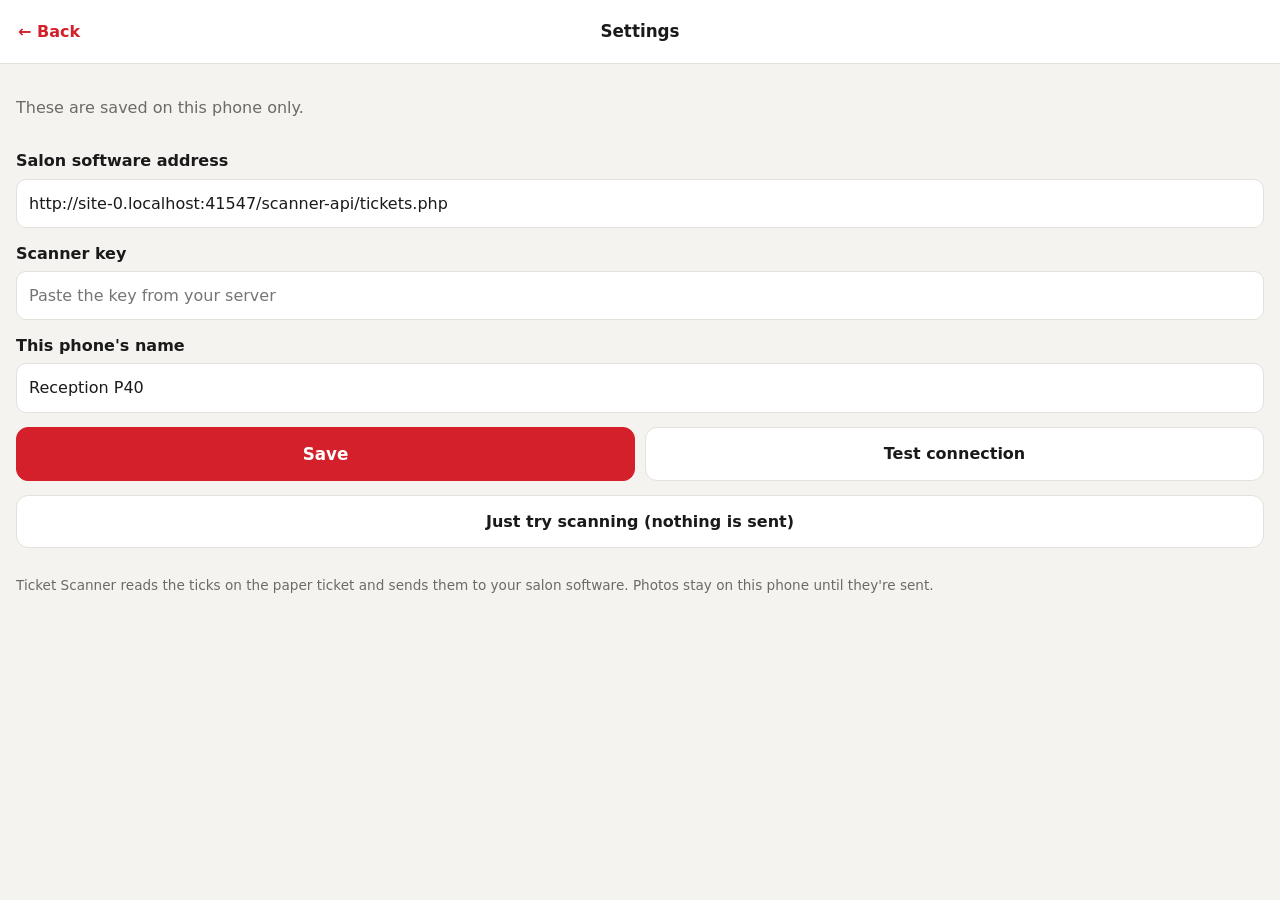
<file: salon-scanner/scanner/index.html>
<!doctype html>
<html lang="en">
<head>
    <meta charset="utf-8">
    <meta name="viewport" content="width=device-width, initial-scale=1, viewport-fit=cover">
    <meta name="theme-color" content="#111111">
    <meta name="robots" content="noindex, nofollow">
    <title>Ticket Scanner</title>
    <link rel="manifest" href="manifest.webmanifest">
    <link rel="icon" href="icon.svg" type="image/svg+xml">
    <link rel="apple-touch-icon" href="icon-192.png">
    <link rel="stylesheet" href="app.css">
</head>
<body>

<!-- Camera -->
<section class="screen screen--camera" id="camera" hidden>
    <video id="video" playsinline muted autoplay></video>
    <canvas id="overlay"></canvas>

    <header class="topbar">
        <strong class="topbar__title">Ticket Scanner</strong>
        <button class="chip" id="outbox-chip" type="button" hidden></button>
        <button class="icon-btn" id="torch-btn" type="button" aria-label="Torch" hidden>
            <svg viewBox="0 0 24 24" aria-hidden="true"><path d="M8 2h8l-2 6v3l-2 11-2-11V8z"/></svg>
        </button>
        <button class="icon-btn" id="settings-btn" type="button" aria-label="Settings">
            <svg viewBox="0 0 24 24" aria-hidden="true"><circle cx="12" cy="12" r="3"/><path d="M19.4 15a1.7 1.7 0 0 0 .3 1.8l.1.1a2 2 0 1 1-2.8 2.8l-.1-.1a1.7 1.7 0 0 0-1.8-.3 1.7 1.7 0 0 0-1 1.5V21a2 2 0 1 1-4 0v-.1a1.7 1.7 0 0 0-1.1-1.5 1.7 1.7 0 0 0-1.8.3l-.1.1a2 2 0 1 1-2.8-2.8l.1-.1a1.7 1.7 0 0 0 .3-1.8 1.7 1.7 0 0 0-1.5-1H3a2 2 0 1 1 0-4h.1a1.7 1.7 0 0 0 1.5-1.1 1.7 1.7 0 0 0-.3-1.8l-.1-.1a2 2 0 1 1 2.8-2.8l.1.1a1.7 1.7 0 0 0 1.8.3H9a1.7 1.7 0 0 0 1-1.5V3a2 2 0 1 1 4 0v.1a1.7 1.7 0 0 0 1 1.5 1.7 1.7 0 0 0 1.8-.3l.1-.1a2 2 0 1 1 2.8 2.8l-.1.1a1.7 1.7 0 0 0-.3 1.8V9a1.7 1.7 0 0 0 1.5 1H21a2 2 0 1 1 0 4h-.1a1.7 1.7 0 0 0-1.5 1z"/></svg>
        </button>
    </header>

    <footer class="camera-bar">
        <p class="hint" id="hint" aria-live="polite">Starting camera…</p>
        <div class="camera-bar__actions">
            <label class="link-btn">
                <input type="file" accept="image/*" capture="environment" id="file-input" hidden>
                Choose photo
            </label>
            <button class="shutter" id="shutter" type="button" aria-label="Scan now"><span></span></button>
            <span></span>
        </div>
    </footer>
</section>

<!-- Working -->
<section class="screen screen--busy" id="busy" hidden>
    <div class="spinner" aria-hidden="true"></div>
    <p>Reading the ticket…</p>
</section>

<!-- Review -->
<section class="screen screen--review" id="review" hidden>
    <header class="review-head">
        <button class="text-btn" id="retake-btn" type="button">← Retake</button>
        <strong>Check &amp; send</strong>
        <span></span>
    </header>

    <div class="review-body">
        <img class="ticket-img" id="ticket-img" alt="Straightened photo of the ticket">

        <div class="notice" id="review-notice" hidden></div>

        <h2 class="section-title">Services <span id="ticked-count" class="muted"></span></h2>
        <ul class="service-list" id="ticked-list"></ul>
        <button class="text-btn text-btn--add" id="add-service-btn" type="button">+ Add or remove a service</button>

        <div class="all-services" id="all-services" hidden></div>

        <h2 class="section-title">Handwritten</h2>
        <div class="fields" id="fields"></div>

        <div class="total">
            <span>Services total</span>
            <strong id="total"></strong>
        </div>
    </div>

    <footer class="review-foot">
        <button class="btn btn--primary" id="send-btn" type="button">Send to reception</button>
    </footer>
</section>

<!-- Settings -->
<section class="screen screen--settings" id="settings" hidden>
    <header class="review-head">
        <button class="text-btn" id="settings-back" type="button">← Back</button>
        <strong>Settings</strong>
        <span></span>
    </header>
    <form class="settings-form" id="settings-form">
        <p class="muted">These are saved on this phone only.</p>
        <label class="field">
            <span>Salon software address</span>
            <input name="apiUrl" type="url" inputmode="url" placeholder="https://your-salon-software/scanner-api/tickets.php" required>
        </label>
        <label class="field">
            <span>Scanner key</span>
            <input name="apiKey" type="password" autocomplete="off" placeholder="Paste the key from your server" required>
        </label>
        <label class="field">
            <span>This phone's name</span>
            <input name="device" type="text" maxlength="60" placeholder="Reception P40">
        </label>
        <div class="settings-actions">
            <button class="btn btn--primary" type="submit">Save</button>
            <button class="btn" type="button" id="test-btn">Test connection</button>
        </div>
        <p class="notice" id="settings-status" hidden></p>
        <button class="btn" type="button" id="try-btn" hidden>Just try scanning (nothing is sent)</button>
        <p class="muted small">Ticket Scanner reads the ticks on the paper ticket and sends them to your salon software. Photos stay on this phone until they're sent.</p>
    </form>
</section>

<div class="toast" id="toast" role="status" hidden></div>

<script src="config.js"></script>
<script src="template.js"></script>
<script src="recognizer.js"></script>
<script src="app.js"></script>
</body>
</html>
</file>
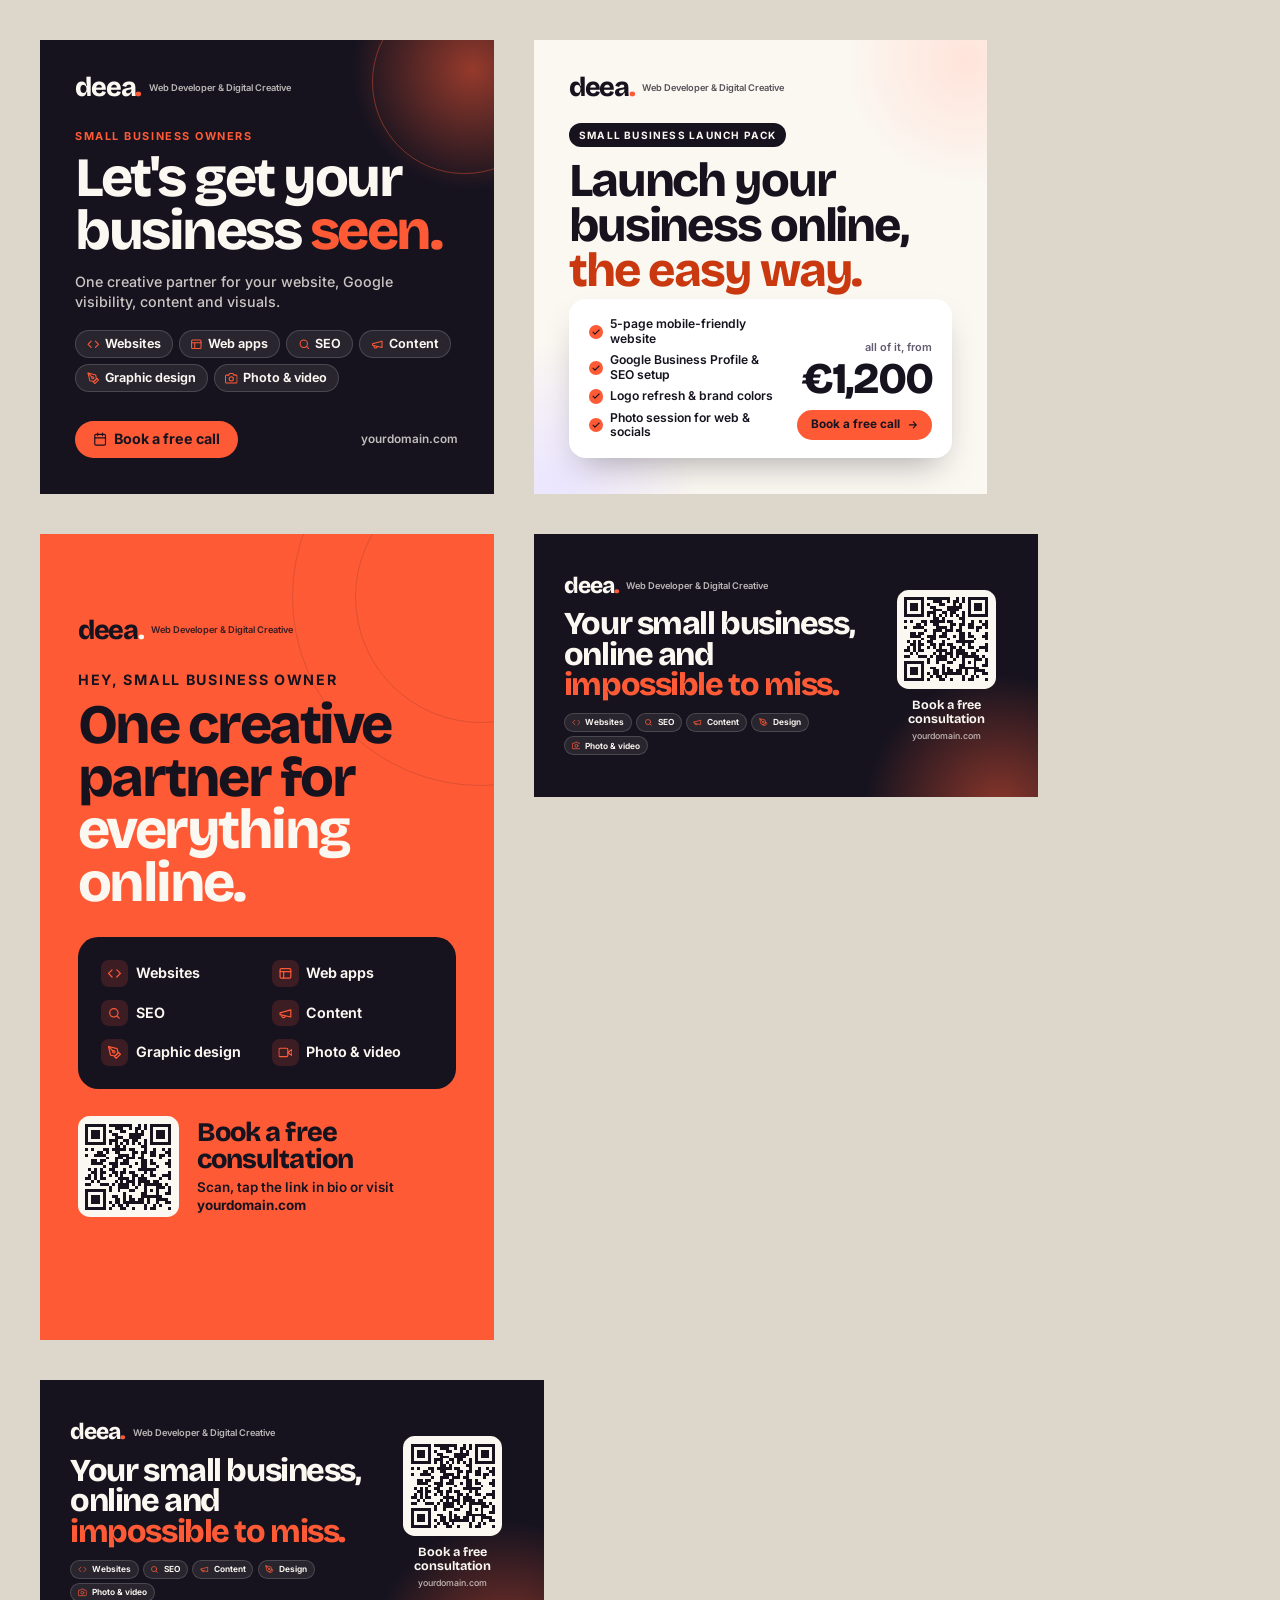
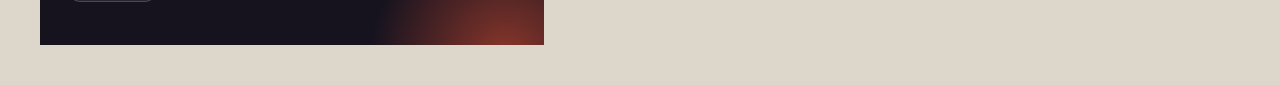
<file: marketing/ads/ads.html>
<!doctype html>
<html lang="en">
<head>
<meta charset="utf-8">
<meta name="viewport" content="width=device-width, initial-scale=1">
<title>Ads</title>
<!--
  Social media ads promoting your services to small businesses.
  `node marketing/render.mjs` exports each artboard as a PNG at its exact size.
-->
<link rel="stylesheet" href="../lib/shared.css">
<style>
    body { background: #ddd6cb; padding: 40px; display: flex; flex-wrap: wrap; gap: 40px; align-items: flex-start; }
    html:not([data-exporting]) .board { zoom: .42; }
    .board { position: relative; overflow: hidden; flex: none; }
    .board__label { position: absolute; top: -28px; left: 0; font: 600 13px var(--body); color: #6b6478; }
    .icon { width: 1em; height: 1em; flex: none; }

    .orb { position: absolute; border-radius: 50%; pointer-events: none; }
    .ring { position: absolute; border-radius: 50%; border: 3px solid; pointer-events: none; }
    .brandline { display: flex; align-items: center; gap: 18px; }
    .brandline .wordmark { font-size: 64px; }
    .brandline small { font: 600 22px/1.25 var(--body); opacity: .72; max-width: 460px; }
    .cta { display: inline-flex; align-items: center; gap: 16px; border-radius: 999px; font: 700 34px/1 var(--body); padding: 28px 42px; }
    .cta .icon { width: 34px; height: 34px; }
    .chips { display: flex; flex-wrap: wrap; gap: 14px; }
    .chip { display: inline-flex; align-items: center; gap: 12px; padding: 16px 26px; border-radius: 999px; font: 650 30px/1 var(--body); }
    .chip .icon { width: 30px; height: 30px; }
    .hl { font-family: var(--display); font-weight: 780; letter-spacing: -.045em; line-height: .95; }
    .hl em { font-style: normal; color: var(--accent); }

    /* ---------- 1. Square: services (1080×1080) ---------- */
    .sq1 { width: 1080px; height: 1080px; background: var(--ink); color: var(--paper); padding: 84px; display: flex; flex-direction: column; }
    .sq1 .orb--a { width: 620px; height: 620px; right: -260px; top: -240px; background: radial-gradient(circle, rgb(255 90 54 / .55), transparent 65%); }
    .sq1 .ring--a { width: 440px; height: 440px; right: -150px; top: -120px; border-color: rgb(255 90 54 / .4); }
    .sq1 .kicker { margin-top: 70px; font: 700 26px var(--body); letter-spacing: .14em; text-transform: uppercase; color: var(--accent); }
    .sq1 .hl { font-size: 132px; margin-top: 22px; }
    .sq1 .sub { margin-top: 34px; font: 500 34px/1.4 var(--body); color: rgb(251 247 241 / .78); max-width: 820px; }
    .sq1 .chips { margin-top: 44px; }
    .sq1 .chip { background: rgb(251 247 241 / .08); border: 2px solid rgb(251 247 241 / .16); }
    .sq1 .chip .icon { color: var(--accent); }
    .sq1 .foot { margin-top: auto; display: flex; align-items: center; justify-content: space-between; }
    .sq1 .cta { background: var(--accent); color: var(--ink); }
    .sq1 .url { font: 600 28px var(--body); opacity: .75; }

    /* ---------- 2. Square: launch pack offer (1080×1080) ---------- */
    .sq2 { width: 1080px; height: 1080px; background: var(--paper); color: var(--ink); padding: 84px; display: flex; flex-direction: column; }
    .sq2 .orb--a { width: 700px; height: 700px; left: -300px; bottom: -330px; background: radial-gradient(circle, var(--violet-soft), transparent 68%); }
    .sq2 .orb--b { width: 600px; height: 600px; right: -250px; top: -250px; background: radial-gradient(circle, var(--accent-soft), transparent 68%); }
    .sq2 .tag { align-self: flex-start; margin-top: 56px; background: var(--ink); color: var(--paper); font: 700 24px var(--body); letter-spacing: .12em; text-transform: uppercase; padding: 14px 24px; border-radius: 999px; }
    .sq2 .hl { font-size: 112px; margin-top: 30px; }
    .sq2 .hl em { color: var(--accent-dark); }
    .sq2 .offer { position: relative; margin-top: auto; display: grid; grid-template-columns: 1fr auto; gap: 40px; align-items: end; background: #fff; border-radius: 40px; padding: 44px 48px; box-shadow: 0 40px 80px -30px rgb(22 19 31 / .35); }
    .sq2 .checks { list-style: none; display: grid; gap: 16px; }
    .sq2 .checks li { display: flex; align-items: center; gap: 16px; font: 600 29px/1.2 var(--body); }
    .sq2 .checks .icon { width: 34px; height: 34px; padding: 6px; border-radius: 50%; background: var(--accent); color: var(--ink); stroke-width: 3; }
    .sq2 .price { text-align: right; }
    .sq2 .price small { display: block; font: 600 26px var(--body); color: var(--muted); }
    .sq2 .price strong { display: block; font: 800 104px/1 var(--display); letter-spacing: -.05em; margin: 6px 0 22px; }
    .sq2 .cta { background: var(--accent); color: var(--ink); font-size: 28px; padding: 22px 32px; }
    .sq2 .cta .icon { width: 28px; height: 28px; }

    /* ---------- 3. Story (1080×1920) ---------- */
    .story { width: 1080px; height: 1920px; background: var(--accent); color: var(--ink); padding: 200px 90px 0; display: flex; flex-direction: column; }
    .story .wordmark i { color: var(--paper); }
    .story .ring--a { width: 900px; height: 900px; right: -420px; top: -300px; border-color: rgb(22 19 31 / .14); }
    .story .ring--b { width: 600px; height: 600px; right: -270px; top: -150px; border-color: rgb(22 19 31 / .14); }
    .story .brandline small { opacity: .85; }
    .story .kicker { margin-top: 70px; font: 700 34px var(--body); letter-spacing: .12em; text-transform: uppercase; }
    .story .hl { font-size: 132px; margin-top: 26px; }
    .story .hl em { color: var(--paper); }
    .story .panel { margin-top: 64px; background: var(--ink); color: var(--paper); border-radius: 48px; padding: 56px; }
    .story .list { list-style: none; display: grid; grid-template-columns: 1fr 1fr; gap: 30px 24px; }
    .story .list li { display: flex; align-items: center; gap: 18px; font: 650 34px/1.15 var(--body); }
    .story .list .icon { width: 64px; height: 64px; padding: 15px; border-radius: 18px; background: rgb(255 90 54 / .16); color: var(--accent); }
    .story .book { margin-top: 64px; display: grid; grid-template-columns: auto 1fr; gap: 44px; align-items: center; }
    .story .qr { width: 240px; height: 240px; padding: 18px; background: var(--paper); border-radius: 28px; }
    .story .book p { font: 800 64px/1 var(--display); letter-spacing: -.035em; }
    .story .book span { display: block; font: 600 32px/1.3 var(--body); margin-top: 16px; }

    /* ---------- 4. Landscape: link ad & website preview (1200×628 / 1200×630) ---------- */
    .wide { width: 1200px; background: var(--ink); color: var(--paper); padding: 64px 72px; display: grid; grid-template-columns: 1fr 290px; gap: 56px; align-items: center; }
    .wide--628 { height: 628px; }
    .wide--630 { height: 630px; }
    .wide .orb--a { width: 700px; height: 700px; right: -260px; bottom: -380px; background: radial-gradient(circle, rgb(255 90 54 / .5), transparent 65%); }
    .wide .brandline .wordmark { font-size: 54px; }
    .wide .hl { font-size: 76px; margin: 32px 0 30px; }
    .wide .chips { gap: 10px; }
    .wide .chip { font-size: 20px; padding: 10px 16px; background: rgb(251 247 241 / .08); border: 1.5px solid rgb(251 247 241 / .16); }
    .wide .chip .icon { width: 21px; height: 21px; color: var(--accent); }
    .wide .side { position: relative; display: grid; gap: 22px; justify-items: center; text-align: center; }
    .wide .qr { width: 236px; height: 236px; padding: 18px; background: var(--paper); border-radius: 28px; }
    .wide .side p { font: 700 30px/1.15 var(--display); }
    .wide .side span { display: block; font: 500 21px var(--body); opacity: .72; margin-top: 8px; }
</style>
</head>
<body>

<!-- Reusable icons -->
<svg width="0" height="0" style="position:absolute" aria-hidden="true">
    <defs>
        <symbol id="i-code" viewBox="0 0 24 24" fill="none" stroke="currentColor" stroke-width="2" stroke-linecap="round" stroke-linejoin="round"><path d="m16 18 6-6-6-6M8 6l-6 6 6 6"/></symbol>
        <symbol id="i-app" viewBox="0 0 24 24" fill="none" stroke="currentColor" stroke-width="2" stroke-linecap="round" stroke-linejoin="round"><rect x="3" y="4" width="18" height="16" rx="2"/><path d="M3 9h18M9 9v11"/></symbol>
        <symbol id="i-search" viewBox="0 0 24 24" fill="none" stroke="currentColor" stroke-width="2" stroke-linecap="round" stroke-linejoin="round"><circle cx="11" cy="11" r="7"/><path d="m20 20-3.5-3.5"/></symbol>
        <symbol id="i-megaphone" viewBox="0 0 24 24" fill="none" stroke="currentColor" stroke-width="2" stroke-linecap="round" stroke-linejoin="round"><path d="m3 11 18-5v12L3 14v-3z"/><path d="M11.6 16.8a3 3 0 1 1-5.8-1.6"/></symbol>
        <symbol id="i-pen" viewBox="0 0 24 24" fill="none" stroke="currentColor" stroke-width="2" stroke-linecap="round" stroke-linejoin="round"><path d="m12 19 7-7 3 3-7 7-3-3z"/><path d="m18 13-1.5-7.5L2 2l3.5 14.5L13 18l5-5z"/><path d="m2 2 7.6 7.6"/><circle cx="11" cy="11" r="2"/></symbol>
        <symbol id="i-camera" viewBox="0 0 24 24" fill="none" stroke="currentColor" stroke-width="2" stroke-linecap="round" stroke-linejoin="round"><path d="M23 19a2 2 0 0 1-2 2H3a2 2 0 0 1-2-2V8a2 2 0 0 1 2-2h4l2-3h6l2 3h4a2 2 0 0 1 2 2z"/><circle cx="12" cy="13" r="4"/></symbol>
        <symbol id="i-video" viewBox="0 0 24 24" fill="none" stroke="currentColor" stroke-width="2" stroke-linecap="round" stroke-linejoin="round"><path d="m23 7-7 5 7 5V7z"/><rect x="1" y="5" width="15" height="14" rx="2"/></symbol>
        <symbol id="i-check" viewBox="0 0 24 24" fill="none" stroke="currentColor" stroke-width="3" stroke-linecap="round" stroke-linejoin="round"><path d="M20 6 9 17l-5-5"/></symbol>
        <symbol id="i-arrow" viewBox="0 0 24 24" fill="none" stroke="currentColor" stroke-width="2.4" stroke-linecap="round" stroke-linejoin="round"><path d="M5 12h14M13 6l6 6-6 6"/></symbol>
        <symbol id="i-calendar" viewBox="0 0 24 24" fill="none" stroke="currentColor" stroke-width="2" stroke-linecap="round" stroke-linejoin="round"><rect x="3" y="4" width="18" height="18" rx="2"/><path d="M16 2v4M8 2v4M3 10h18"/></symbol>
    </defs>
</svg>

<!-- 1. Instagram / Facebook feed: services -->
<section class="board sq1" data-export="ad-square-services">
    <span class="orb orb--a"></span><span class="ring ring--a"></span>
    <div class="brandline"><span class="wordmark" data-wordmark></span><small data-brand="role"></small></div>
    <p class="kicker">Small business owners</p>
    <h1 class="hl">Let's get your business <em>seen.</em></h1>
    <p class="sub">One creative partner for your website, Google visibility, content and visuals.</p>
    <div class="chips">
        <span class="chip"><svg class="icon"><use href="#i-code"/></svg>Websites</span>
        <span class="chip"><svg class="icon"><use href="#i-app"/></svg>Web apps</span>
        <span class="chip"><svg class="icon"><use href="#i-search"/></svg>SEO</span>
        <span class="chip"><svg class="icon"><use href="#i-megaphone"/></svg>Content</span>
        <span class="chip"><svg class="icon"><use href="#i-pen"/></svg>Graphic design</span>
        <span class="chip"><svg class="icon"><use href="#i-camera"/></svg>Photo &amp; video</span>
    </div>
    <div class="foot">
        <span class="cta"><svg class="icon"><use href="#i-calendar"/></svg>Book a free call</span>
        <span class="url" data-brand="website"></span>
    </div>
</section>

<!-- 2. Instagram / Facebook feed: launch pack offer -->
<section class="board sq2" data-export="ad-square-offer">
    <span class="orb orb--a"></span><span class="orb orb--b"></span>
    <div class="brandline"><span class="wordmark" data-wordmark></span><small data-brand="role"></small></div>
    <span class="tag" data-brand="offer.name"></span>
    <h1 class="hl">Launch your business online, <em>the easy way.</em></h1>
    <div class="offer">
        <ul class="checks">
            <template data-list="offer.items"><li><svg class="icon"><use href="#i-check"/></svg><span data-item></span></li></template>
        </ul>
        <div class="price">
            <small>all of it, from</small>
            <strong data-brand="offer.price"></strong>
            <span class="cta">Book a free call<svg class="icon"><use href="#i-arrow"/></svg></span>
        </div>
    </div>
</section>

<!-- 3. Instagram / Facebook / TikTok story -->
<section class="board story" data-export="ad-story">
    <span class="ring ring--a"></span><span class="ring ring--b"></span>
    <div class="brandline"><span class="wordmark" data-wordmark></span><small data-brand="role"></small></div>
    <p class="kicker">Hey, small business owner</p>
    <h1 class="hl">One creative partner for <em>everything online.</em></h1>
    <div class="panel">
        <ul class="list">
            <li><svg class="icon"><use href="#i-code"/></svg>Websites</li>
            <li><svg class="icon"><use href="#i-app"/></svg>Web apps</li>
            <li><svg class="icon"><use href="#i-search"/></svg>SEO</li>
            <li><svg class="icon"><use href="#i-megaphone"/></svg>Content</li>
            <li><svg class="icon"><use href="#i-pen"/></svg>Graphic design</li>
            <li><svg class="icon"><use href="#i-video"/></svg>Photo &amp; video</li>
        </ul>
    </div>
    <div class="book">
        <div class="qr" data-qr="#16131f"></div>
        <div>
            <p>Book a free consultation</p>
            <span>Scan, tap the link in bio or visit <b data-brand="website"></b></span>
        </div>
    </div>
</section>

<!-- 4a. Facebook / LinkedIn link ad (1200×628) -->
<section class="board wide wide--628" data-export="ad-landscape">
    <span class="orb orb--a"></span>
    <div>
        <div class="brandline"><span class="wordmark" data-wordmark></span><small data-brand="role"></small></div>
        <h1 class="hl">Your small business, online and <em>impossible to miss.</em></h1>
        <div class="chips">
            <span class="chip"><svg class="icon"><use href="#i-code"/></svg>Websites</span>
            <span class="chip"><svg class="icon"><use href="#i-search"/></svg>SEO</span>
            <span class="chip"><svg class="icon"><use href="#i-megaphone"/></svg>Content</span>
            <span class="chip"><svg class="icon"><use href="#i-pen"/></svg>Design</span>
            <span class="chip"><svg class="icon"><use href="#i-camera"/></svg>Photo &amp; video</span>
        </div>
    </div>
    <div class="side">
        <div class="qr" data-qr="#16131f"></div>
        <p>Book a free consultation<span data-brand="website"></span></p>
    </div>
</section>

<!-- 4b. Website social preview (Open Graph, 1200×630) -->
<section class="board wide wide--630" data-export="og-image">
    <span class="orb orb--a"></span>
    <div>
        <div class="brandline"><span class="wordmark" data-wordmark></span><small data-brand="role"></small></div>
        <h1 class="hl">Your small business, online and <em>impossible to miss.</em></h1>
        <div class="chips">
            <span class="chip"><svg class="icon"><use href="#i-code"/></svg>Websites</span>
            <span class="chip"><svg class="icon"><use href="#i-search"/></svg>SEO</span>
            <span class="chip"><svg class="icon"><use href="#i-megaphone"/></svg>Content</span>
            <span class="chip"><svg class="icon"><use href="#i-pen"/></svg>Design</span>
            <span class="chip"><svg class="icon"><use href="#i-camera"/></svg>Photo &amp; video</span>
        </div>
    </div>
    <div class="side">
        <div class="qr" data-qr="#16131f"></div>
        <p>Book a free consultation<span data-brand="website"></span></p>
    </div>
</section>

<script src="../brand.js"></script>
<script src="../lib/qrcode.js"></script>
<script src="../lib/fill.js"></script>
</body>
</html>
</file>
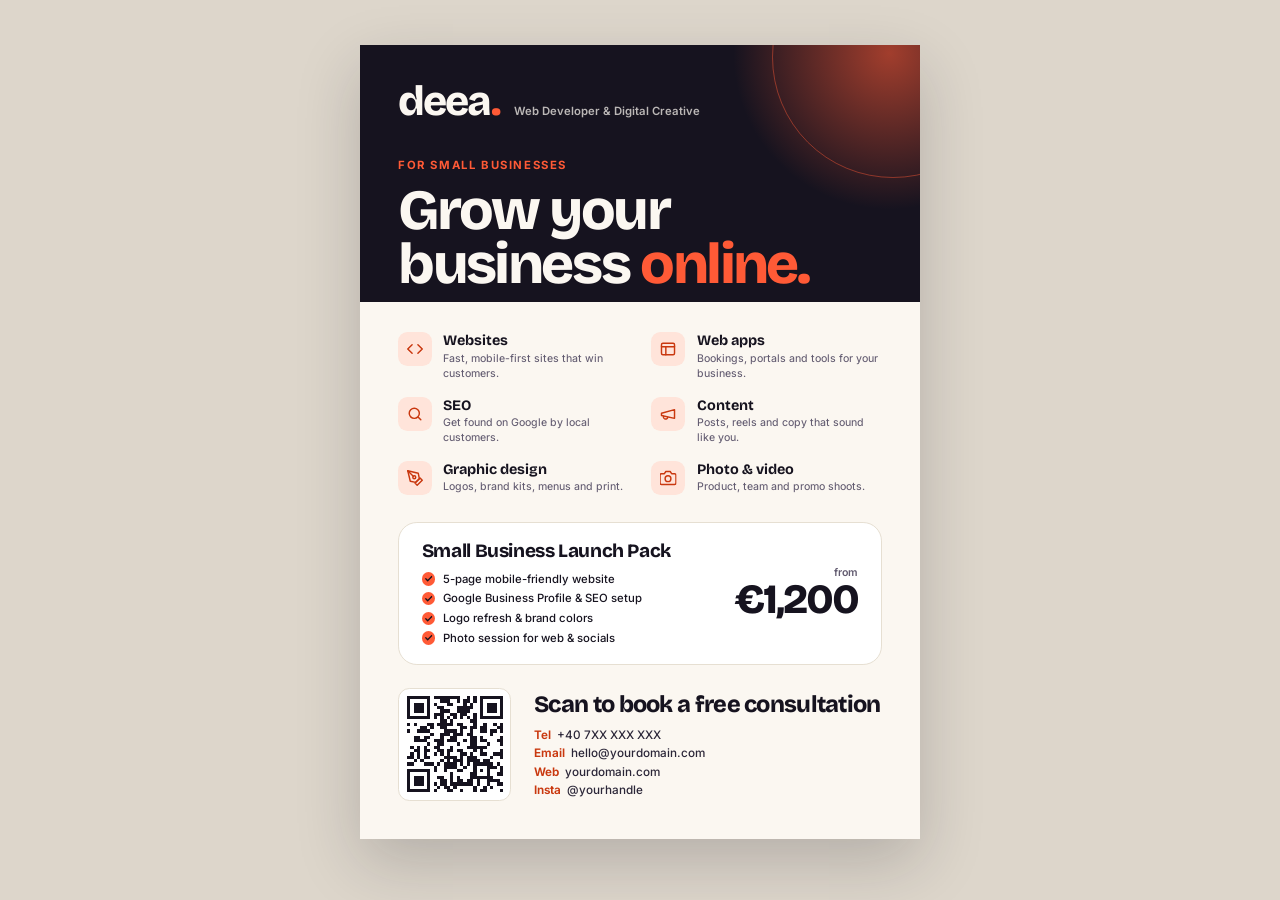
<file: marketing/ads/flyer.html>
<!doctype html>
<html lang="en">
<head>
<meta charset="utf-8">
<meta name="viewport" content="width=device-width, initial-scale=1">
<title>A5 flyer</title>
<!-- A5 flyer (148 × 210 mm) with 3 mm bleed, for local shops, cafés and networking events. -->
<link rel="stylesheet" href="../lib/shared.css">
<style>
    @page { size: 154mm 216mm; margin: 0; }
    :root { --bleed: 3mm; --safe: 10mm; }
    body { background: #ddd6cb; padding: 12mm; display: flex; justify-content: center; }
    .sheet { width: 148mm; height: 210mm; overflow: hidden; box-shadow: 0 6mm 16mm rgb(22 19 31 / .2); flex: none; }
    .flyer { position: relative; overflow: hidden; width: 154mm; height: 216mm; margin: calc(-1 * var(--bleed)); background: var(--paper); display: flex; flex-direction: column; }
    .icon { width: 1em; height: 1em; flex: none; }

    .top { position: relative; background: var(--ink); color: var(--paper); padding: calc(var(--bleed) + var(--safe)) calc(var(--bleed) + var(--safe)) 12mm; overflow: hidden; }
    .top .orb { position: absolute; width: 90mm; height: 90mm; right: -34mm; top: -40mm; border-radius: 50%; background: radial-gradient(circle, rgb(255 90 54 / .6), transparent 65%); }
    .top .ring { position: absolute; width: 64mm; height: 64mm; right: -22mm; top: -26mm; border-radius: 50%; border: .5mm solid rgb(255 90 54 / .45); }
    .brandline { position: relative; display: flex; align-items: baseline; gap: 4mm; }
    .brandline .wordmark { font-size: 11mm; }
    .brandline small { font: 600 3mm/1.3 var(--body); opacity: .72; }
    .kicker { position: relative; margin-top: 10mm; font: 700 3mm var(--body); letter-spacing: .14em; text-transform: uppercase; color: var(--accent); }
    .hl { position: relative; font: 780 15mm/.95 var(--display); letter-spacing: -.045em; margin-top: 3mm; }
    .hl em { font-style: normal; color: var(--accent); }
    .lead { position: relative; font: 450 3.6mm/1.5 var(--body); margin-top: 5mm; color: rgb(251 247 241 / .82); max-width: 110mm; }

    .body { padding: 8mm calc(var(--bleed) + var(--safe)) 0; flex: 1; display: flex; flex-direction: column; }
    .services { display: grid; grid-template-columns: 1fr 1fr; gap: 4mm 6mm; }
    .service { display: flex; gap: 3mm; }
    .service .icon { width: 9mm; height: 9mm; padding: 2.2mm; border-radius: 2.5mm; background: var(--accent-soft); color: var(--accent-dark); }
    .service strong { display: block; font: 700 3.8mm/1.2 var(--display); }
    .service span { display: block; font: 450 2.8mm/1.4 var(--body); color: var(--muted); margin-top: .6mm; }

    .offer { margin-top: 7mm; display: grid; grid-template-columns: 1fr auto; gap: 6mm; align-items: center; background: #fff; border-radius: 5mm; padding: 5mm 6mm; border: .3mm solid #e6dfd2; }
    .offer h2 { font: 750 5mm/1.1 var(--display); letter-spacing: -.02em; }
    .offer ul { list-style: none; margin-top: 2.5mm; display: grid; gap: 1.3mm; }
    .offer li { display: flex; align-items: center; gap: 2mm; font: 500 3mm/1.3 var(--body); }
    .offer li .icon { width: 3.6mm; height: 3.6mm; padding: .6mm; border-radius: 50%; background: var(--accent); color: var(--ink); }
    .offer .price { text-align: right; }
    .offer .price small { display: block; font: 600 2.8mm var(--body); color: var(--muted); }
    .offer .price strong { font: 800 11mm/1 var(--display); letter-spacing: -.05em; }

    .bottom { margin-top: auto; display: grid; grid-template-columns: auto 1fr; gap: 6mm; align-items: center; padding: 6mm 0 calc(var(--bleed) + var(--safe)); }
    .qr { width: 30mm; height: 30mm; padding: 2mm; background: #fff; border-radius: 3mm; border: .3mm solid #e6dfd2; }
    .bottom p { font: 780 6.2mm/1.05 var(--display); letter-spacing: -.03em; }
    .contacts { list-style: none; margin-top: 3mm; display: grid; gap: 1.2mm; font: 500 3.1mm var(--body); color: var(--ink-2); }
    .contacts b { color: var(--accent-dark); font-weight: 650; margin-right: 1.5mm; }

    @media print {
        body { padding: 0; background: none; display: block; }
        .sheet { width: auto; height: auto; overflow: visible; box-shadow: none; }
        .flyer { margin: 0; }
    }
</style>
</head>
<body>
<svg width="0" height="0" style="position:absolute" aria-hidden="true">
    <defs>
        <symbol id="i-code" viewBox="0 0 24 24" fill="none" stroke="currentColor" stroke-width="2" stroke-linecap="round" stroke-linejoin="round"><path d="m16 18 6-6-6-6M8 6l-6 6 6 6"/></symbol>
        <symbol id="i-app" viewBox="0 0 24 24" fill="none" stroke="currentColor" stroke-width="2" stroke-linecap="round" stroke-linejoin="round"><rect x="3" y="4" width="18" height="16" rx="2"/><path d="M3 9h18M9 9v11"/></symbol>
        <symbol id="i-search" viewBox="0 0 24 24" fill="none" stroke="currentColor" stroke-width="2" stroke-linecap="round" stroke-linejoin="round"><circle cx="11" cy="11" r="7"/><path d="m20 20-3.5-3.5"/></symbol>
        <symbol id="i-megaphone" viewBox="0 0 24 24" fill="none" stroke="currentColor" stroke-width="2" stroke-linecap="round" stroke-linejoin="round"><path d="m3 11 18-5v12L3 14v-3z"/><path d="M11.6 16.8a3 3 0 1 1-5.8-1.6"/></symbol>
        <symbol id="i-pen" viewBox="0 0 24 24" fill="none" stroke="currentColor" stroke-width="2" stroke-linecap="round" stroke-linejoin="round"><path d="m12 19 7-7 3 3-7 7-3-3z"/><path d="m18 13-1.5-7.5L2 2l3.5 14.5L13 18l5-5z"/><path d="m2 2 7.6 7.6"/><circle cx="11" cy="11" r="2"/></symbol>
        <symbol id="i-camera" viewBox="0 0 24 24" fill="none" stroke="currentColor" stroke-width="2" stroke-linecap="round" stroke-linejoin="round"><path d="M23 19a2 2 0 0 1-2 2H3a2 2 0 0 1-2-2V8a2 2 0 0 1 2-2h4l2-3h6l2 3h4a2 2 0 0 1 2 2z"/><circle cx="12" cy="13" r="4"/></symbol>
        <symbol id="i-check" viewBox="0 0 24 24" fill="none" stroke="currentColor" stroke-width="3.5" stroke-linecap="round" stroke-linejoin="round"><path d="M20 6 9 17l-5-5"/></symbol>
    </defs>
</svg>

<div class="sheet" data-export="flyer-a5">
    <div class="flyer">
        <header class="top">
            <span class="orb"></span><span class="ring"></span>
            <div class="brandline"><span class="wordmark" data-wordmark></span><small data-brand="role"></small></div>
            <p class="kicker">For small businesses</p>
            <h1 class="hl">Grow your business <em>online.</em></h1>
            <p class="lead">Website, web app, Google visibility, content, branding, photos and video, all from one creative partner who knows your brand inside out.</p>
        </header>

        <div class="body">
            <div class="services">
                <div class="service"><svg class="icon"><use href="#i-code"/></svg><div><strong>Websites</strong><span>Fast, mobile-first sites that win customers.</span></div></div>
                <div class="service"><svg class="icon"><use href="#i-app"/></svg><div><strong>Web apps</strong><span>Bookings, portals and tools for your business.</span></div></div>
                <div class="service"><svg class="icon"><use href="#i-search"/></svg><div><strong>SEO</strong><span>Get found on Google by local customers.</span></div></div>
                <div class="service"><svg class="icon"><use href="#i-megaphone"/></svg><div><strong>Content</strong><span>Posts, reels and copy that sound like you.</span></div></div>
                <div class="service"><svg class="icon"><use href="#i-pen"/></svg><div><strong>Graphic design</strong><span>Logos, brand kits, menus and print.</span></div></div>
                <div class="service"><svg class="icon"><use href="#i-camera"/></svg><div><strong>Photo &amp; video</strong><span>Product, team and promo shoots.</span></div></div>
            </div>

            <div class="offer">
                <div>
                    <h2 data-brand="offer.name"></h2>
                    <ul>
                        <template data-list="offer.items"><li><svg class="icon"><use href="#i-check"/></svg><span data-item></span></li></template>
                    </ul>
                </div>
                <div class="price"><small>from</small><strong data-brand="offer.price"></strong></div>
            </div>

            <div class="bottom">
                <div class="qr" data-qr="#16131f"></div>
                <div>
                    <p>Scan to book a free consultation</p>
                    <ul class="contacts">
                        <li data-row><b>Tel</b><span data-brand="phone" data-hide-empty></span></li>
                        <li data-row><b>Email</b><span data-brand="email" data-hide-empty></span></li>
                        <li data-row><b>Web</b><span data-brand="website" data-hide-empty></span></li>
                        <li data-row><b>Insta</b><span data-brand="instagram" data-hide-empty></span></li>
                    </ul>
                </div>
            </div>
        </div>
    </div>
</div>

<script src="../brand.js"></script>
<script src="../lib/qrcode.js"></script>
<script src="../lib/fill.js"></script>
</body>
</html>
</file>
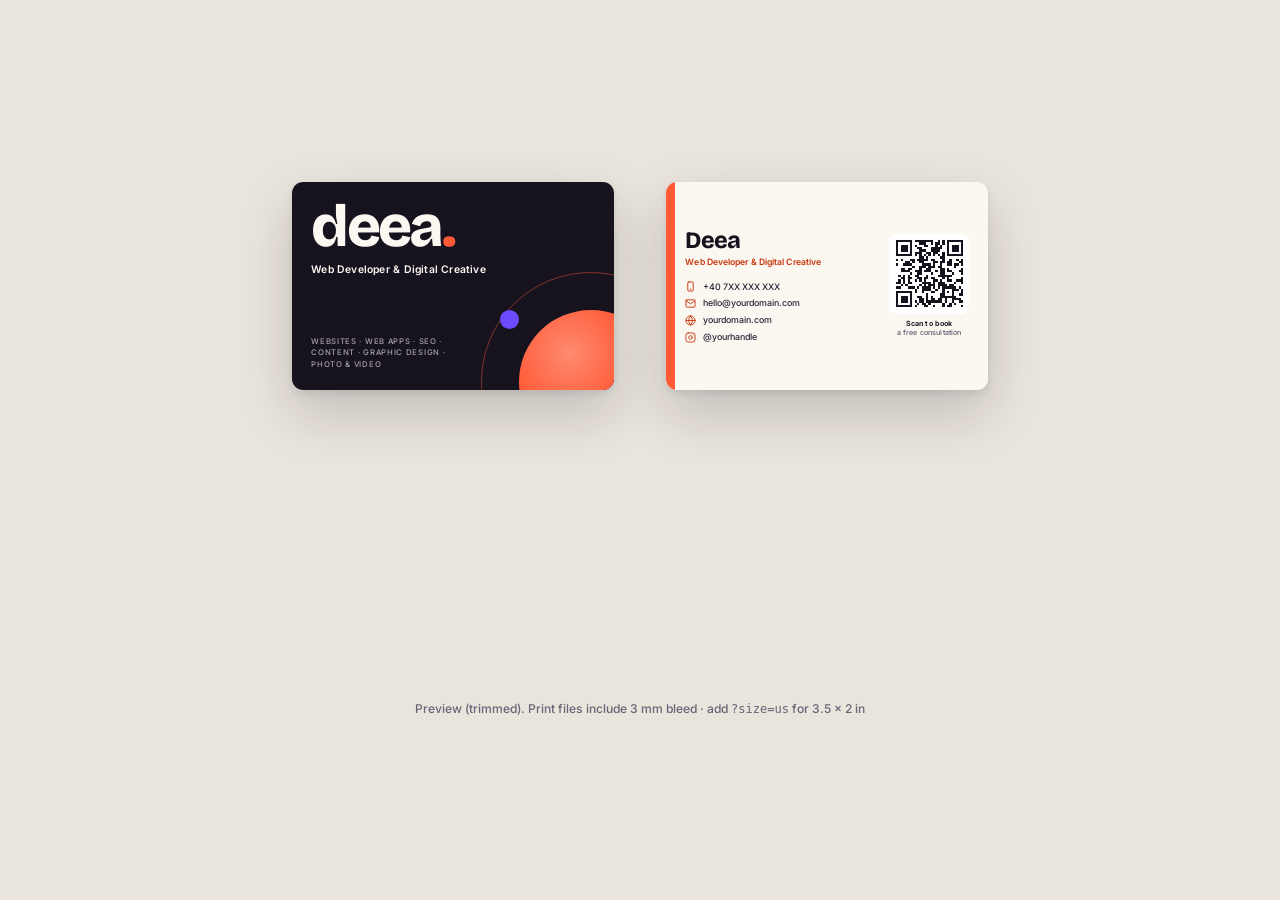
<file: marketing/business-card/business-card.html>
<!doctype html>
<html lang="en">
<head>
<meta charset="utf-8">
<meta name="viewport" content="width=device-width, initial-scale=1">
<title>Business card</title>
<!--
  Standard business card, front + back, with 3 mm bleed.
  Open in a browser to preview. Add ?size=us for the US size (3.5 × 2 in).
  `node marketing/render.mjs` exports print-ready PDFs and PNG previews.
-->
<link rel="stylesheet" href="../lib/shared.css">
<style>
    :root { --w: 85mm; --h: 55mm; --bleed: 3mm; --safe: 5mm; }
    :root[data-size="us"] { --w: 88.9mm; --h: 50.8mm; --bleed: 3.175mm; }

    body { background: #e9e4dc; min-height: 100vh; display: flex; flex-wrap: wrap; gap: 14mm; align-items: center; justify-content: center; padding: 14mm; }

    /* On screen: show the trimmed card. In print: full page including bleed. */
    .sheet { width: var(--w); height: var(--h); overflow: hidden; border-radius: 3mm; box-shadow: 0 1mm 2mm rgb(0 0 0 / .08), 0 6mm 14mm rgb(22 19 31 / .18); flex: none; }
    .card { position: relative; overflow: hidden; width: calc(var(--w) + 2 * var(--bleed)); height: calc(var(--h) + 2 * var(--bleed)); margin: calc(-1 * var(--bleed)); padding: calc(var(--bleed) + var(--safe)); }

    /* ---------- Front ---------- */
    .card--front { background: var(--ink); color: var(--paper); display: flex; flex-direction: column; justify-content: space-between; }
    .card--front .wordmark { font-size: 15.5mm; }
    .front__role { font: 600 2.75mm/1.3 var(--body); letter-spacing: .02em; margin-top: 2.6mm; color: var(--paper); }
    .front__services { font: 500 2.05mm/1.5 var(--body); letter-spacing: .09em; text-transform: uppercase; color: rgb(251 247 241 / .62); max-width: 44mm; }
    .orb { position: absolute; border-radius: 50%; }
    .orb--1 { width: 38mm; height: 38mm; right: -10mm; bottom: -14mm; background: radial-gradient(circle at 35% 30%, #ff8a70, var(--accent) 45%, #d63d18 100%); }
    .orb--2 { width: 58mm; height: 58mm; right: -20mm; bottom: -24mm; border: .3mm solid rgb(255 90 54 / .45); }
    .orb--3 { width: 5mm; height: 5mm; right: 28mm; bottom: 19mm; background: var(--violet); }
    .front__top, .front__bottom { position: relative; z-index: 1; }

    /* ---------- Back ---------- */
    .card--back { background: var(--paper); display: grid; grid-template-columns: 1fr auto; gap: 4mm; align-items: center; }
    .card--back::before { content: ""; position: absolute; left: 0; top: 0; bottom: 0; width: calc(var(--bleed) + 2.2mm); background: var(--accent); }
    .back__name { font: 760 6.2mm/1 var(--display); letter-spacing: -.035em; }
    .back__role { font: 600 2.3mm/1.3 var(--body); color: var(--accent-dark); margin: 1.2mm 0 3.6mm; letter-spacing: .01em; }
    .contacts { list-style: none; display: grid; gap: 1.55mm; }
    .contacts li { display: flex; align-items: center; gap: 1.8mm; font: 500 2.35mm/1.2 var(--body); color: var(--ink-2); white-space: nowrap; }
    .contacts svg { width: 2.9mm; height: 2.9mm; flex: none; stroke: var(--accent-dark); }
    .back__qr { text-align: center; }
    .back__qr .qr { width: 21mm; height: 21mm; padding: 1.6mm; background: #fff; border-radius: 2mm; }
    .back__qr p { font: 650 1.9mm/1.25 var(--body); margin-top: 1.4mm; color: var(--ink); letter-spacing: .02em; }
    .back__qr p span { display: block; font-weight: 500; color: var(--muted); }

    .preview-note { width: 100%; text-align: center; font: 500 3.2mm/1.5 var(--body); color: #6b6478; }

    html[data-exporting] body { background: transparent; }

    @media print {
        body { display: block; background: none; padding: 0; min-height: 0; }
        .sheet { width: auto; height: auto; overflow: visible; border-radius: 0; box-shadow: none; break-after: page; }
        .card { margin: 0; }
        .preview-note { display: none; }
    }
</style>
</head>
<body>
    <div class="sheet" data-export="front">
        <div class="card card--front">
            <span class="orb orb--2"></span><span class="orb orb--1"></span><span class="orb orb--3"></span>
            <div class="front__top">
                <div class="wordmark" data-wordmark></div>
                <p class="front__role" data-brand="role"></p>
            </div>
            <p class="front__bottom front__services" data-brand="services" data-join=" · "></p>
        </div>
    </div>

    <div class="sheet" data-export="back">
        <div class="card card--back">
            <div>
                <p class="back__name" data-brand="name"></p>
                <p class="back__role" data-brand="role"></p>
                <ul class="contacts">
                    <li data-row><svg viewBox="0 0 24 24" fill="none" stroke-width="2" stroke-linecap="round" stroke-linejoin="round"><rect x="6" y="2" width="12" height="20" rx="2"/><path d="M11 18h2"/></svg><span data-brand="phone" data-hide-empty></span></li>
                    <li data-row><svg viewBox="0 0 24 24" fill="none" stroke-width="2" stroke-linecap="round" stroke-linejoin="round"><rect x="2" y="4" width="20" height="16" rx="2"/><path d="m22 6-10 7L2 6"/></svg><span data-brand="email" data-hide-empty></span></li>
                    <li data-row><svg viewBox="0 0 24 24" fill="none" stroke-width="2" stroke-linecap="round" stroke-linejoin="round"><circle cx="12" cy="12" r="10"/><path d="M2 12h20M12 2a15.3 15.3 0 0 1 4 10 15.3 15.3 0 0 1-4 10 15.3 15.3 0 0 1-4-10 15.3 15.3 0 0 1 4-10z"/></svg><span data-brand="website" data-hide-empty></span></li>
                    <li data-row><svg viewBox="0 0 24 24" fill="none" stroke-width="2" stroke-linecap="round" stroke-linejoin="round"><rect x="2" y="2" width="20" height="20" rx="5"/><circle cx="12" cy="12" r="4"/><path d="M17.5 6.5h.01"/></svg><span data-brand="instagram" data-hide-empty></span></li>
                </ul>
            </div>
            <div class="back__qr">
                <div class="qr" data-qr="#16131f"></div>
                <p>Scan to book<span>a free consultation</span></p>
            </div>
        </div>
    </div>

    <p class="preview-note">Preview (trimmed). Print files include 3 mm bleed · add <code>?size=us</code> for 3.5 × 2 in</p>

<script src="../brand.js"></script>
<script src="../lib/qrcode.js"></script>
<script>
    // Card size: EU/ISO 85 × 55 mm by default, US 3.5 × 2 in with ?size=us
    (function () {
        var us = new URLSearchParams(location.search).get('size') === 'us';
        document.documentElement.setAttribute('data-size', us ? 'us' : 'eu');
        var page = us ? '95.25mm 57.15mm' : '91mm 61mm';
        var style = document.createElement('style');
        style.textContent = '@page { size: ' + page + '; margin: 0; }';
        document.head.appendChild(style);
    })();
</script>
<script src="../lib/fill.js"></script>
</body>
</html>
</file>
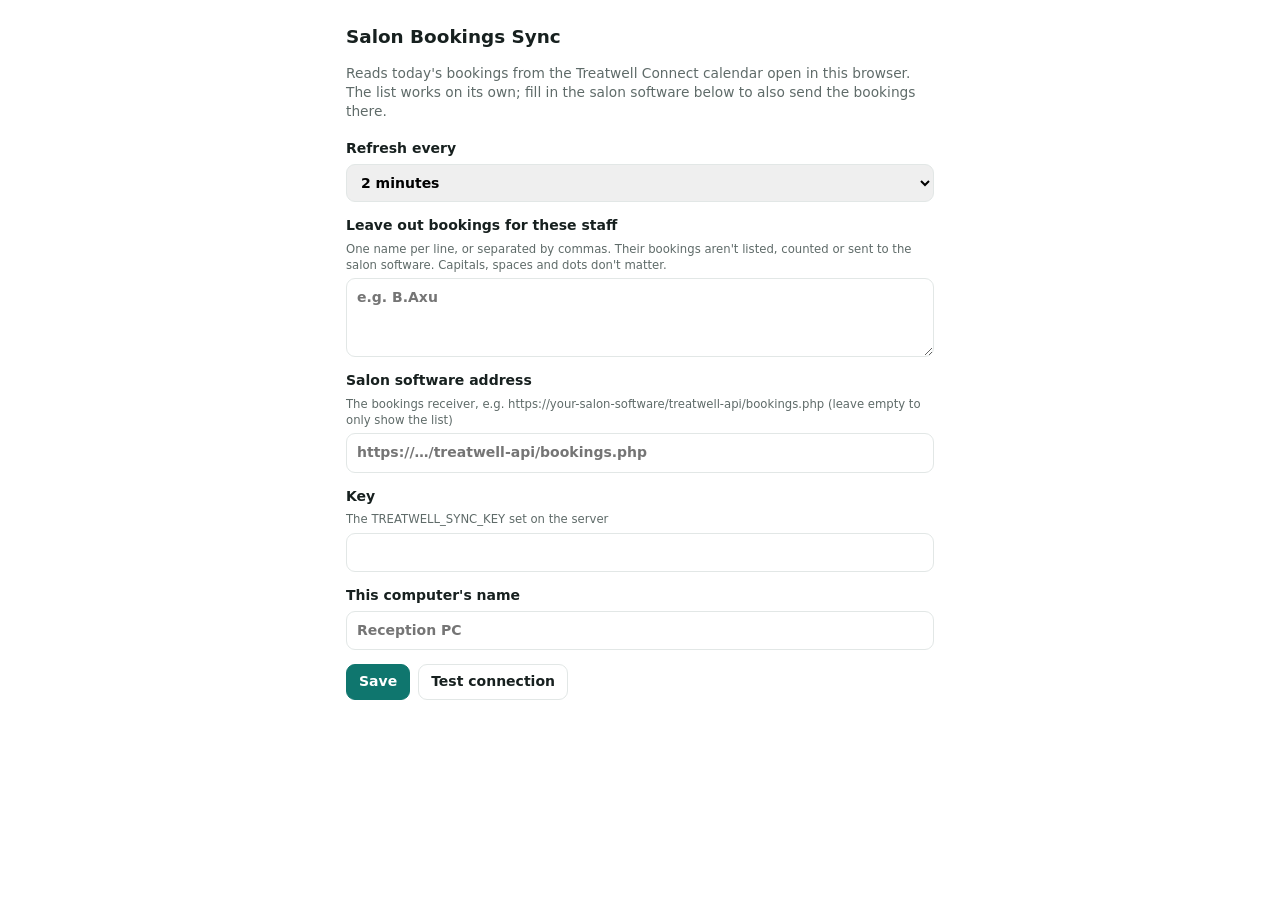
<file: treatwell-sync/extension/options.html>
<!doctype html>
<html lang="en">
<head>
    <meta charset="utf-8">
    <meta name="viewport" content="width=device-width, initial-scale=1">
    <title>Salon Bookings Sync settings</title>
    <link rel="stylesheet" href="popup.css">
    <style>
        body { width: auto; max-width: 620px; max-height: none; margin: 0 auto; padding: 24px 16px; }
        h1 { margin-bottom: 4px; }
        form { display: grid; gap: 14px; margin-top: 18px; }
        label { display: grid; gap: 5px; font-weight: 600; }
        label small { font-weight: 400; color: var(--muted); }
        input, select { padding: 9px 10px; border: 1px solid var(--line); border-radius: 9px; font: inherit; }
        .row { display: flex; flex-wrap: wrap; gap: 8px; }
        .btn--primary { border-color: var(--accent); background: var(--accent); color: #fff; }
        .btn--primary:hover { background: #115e59; }
        .status { margin: 0; }
        .note { color: var(--muted); font-size: 0.86rem; }
        textarea { padding: 9px 10px; border: 1px solid var(--line); border-radius: 9px; font: inherit; resize: vertical; }
        .seen { display: flex; flex-wrap: wrap; align-items: center; gap: 6px; margin-top: -6px; }
        .seen .note { margin-right: 2px; }
        .chip[aria-pressed="true"] { border-color: var(--bad); background: var(--bad-soft); color: var(--bad); text-decoration: line-through; }
        .warn { margin: -6px 0 0; color: var(--warn); font-size: 0.86rem; }
    </style>
</head>
<body>
    <h1>Salon Bookings Sync</h1>
    <p class="note">Reads today's bookings from the Treatwell Connect calendar open in this browser. The list works on its own;
        fill in the salon software below to also send the bookings there.</p>

    <form id="form">
        <label>Refresh every
            <select name="refreshMinutes">
                <option value="2">2 minutes</option>
                <option value="5">5 minutes</option>
                <option value="10">10 minutes</option>
                <option value="15">15 minutes</option>
            </select>
        </label>
        <label>Leave out bookings for these staff
            <small>One name per line, or separated by commas. Their bookings aren't listed, counted or sent to the salon
                software. Capitals, spaces and dots don't matter.</small>
            <textarea name="excludeStaff" rows="3" placeholder="e.g. B.Axu"></textarea>
        </label>
        <div class="seen" id="staff-seen" hidden></div>
        <p class="warn" id="staff-check" hidden></p>
        <label>Salon software address <small>The bookings receiver, e.g. https://your-salon-software/treatwell-api/bookings.php (leave empty to only show the list)</small>
            <input name="apiUrl" type="url" placeholder="https://…/treatwell-api/bookings.php">
        </label>
        <label>Key <small>The TREATWELL_SYNC_KEY set on the server</small>
            <input name="apiKey" type="password" autocomplete="off">
        </label>
        <label>This computer's name
            <input name="device" type="text" maxlength="60" placeholder="Reception PC">
        </label>
        <div class="row">
            <button class="btn btn--primary" type="submit">Save</button>
            <button class="btn" type="button" id="test">Test connection</button>
        </div>
        <p class="status" id="status" hidden></p>
    </form>
    <script src="options.js"></script>
</body>
</html>
</file>
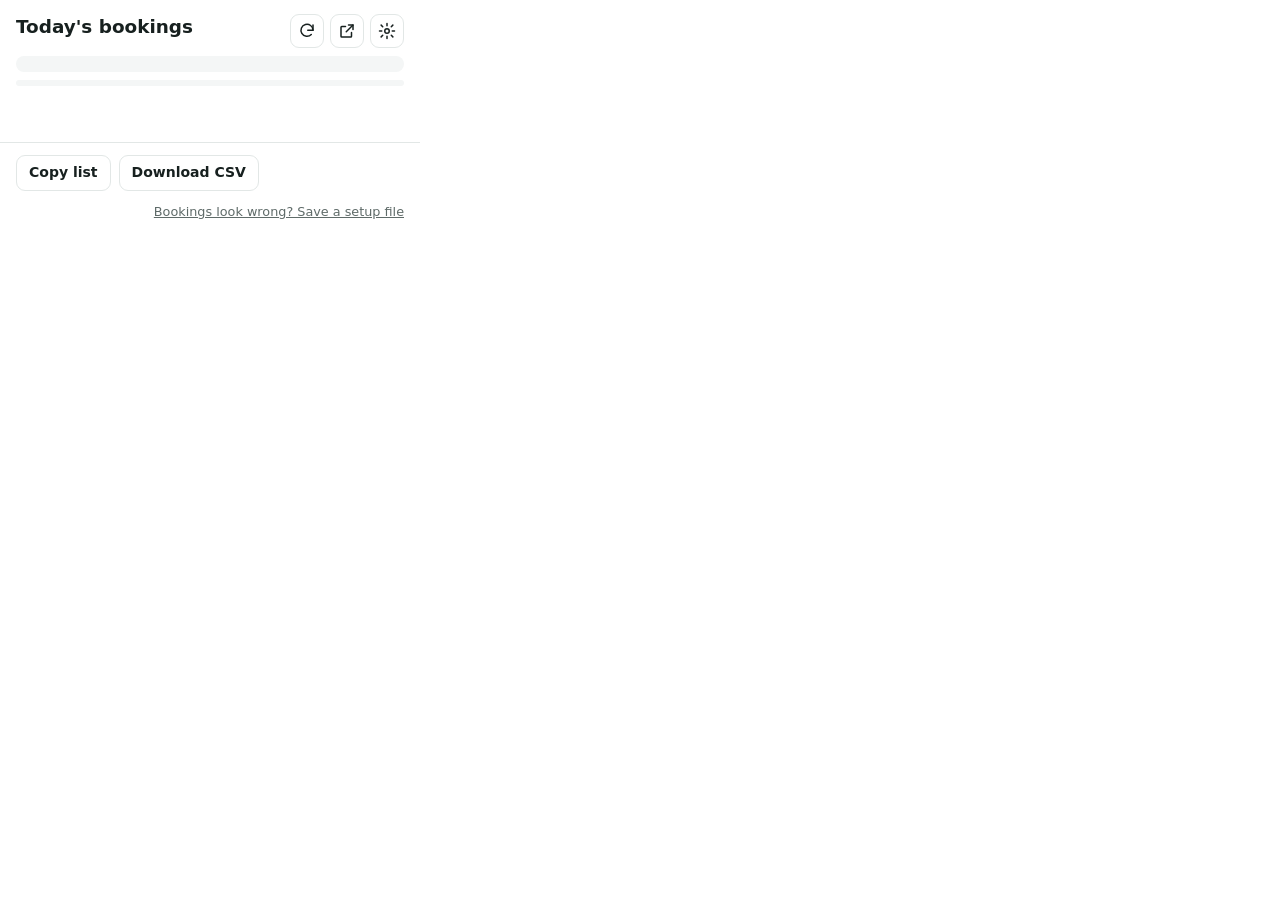
<file: treatwell-sync/extension/popup.html>
<!doctype html>
<html lang="en">
<head>
    <meta charset="utf-8">
    <meta name="viewport" content="width=device-width, initial-scale=1">
    <title>Today's bookings</title>
    <link rel="stylesheet" href="popup.css">
</head>
<body>
<header class="head">
    <div>
        <h1>Today's bookings</h1>
        <p class="date" id="date"></p>
    </div>
    <div class="head__actions">
        <button class="icon" id="refresh" type="button" title="Refresh now" aria-label="Refresh now">
            <svg viewBox="0 0 24 24" aria-hidden="true"><path d="M20 11a8 8 0 1 0-2.3 5.7"/><path d="M20 4v7h-7"/></svg>
        </button>
        <button class="icon" id="open-tab" type="button" title="Open as a page" aria-label="Open as a page">
            <svg viewBox="0 0 24 24" aria-hidden="true"><path d="M14 4h6v6"/><path d="M20 4l-9 9"/><path d="M18 14v5a1 1 0 0 1-1 1H5a1 1 0 0 1-1-1V7a1 1 0 0 1 1-1h5"/></svg>
        </button>
        <button class="icon" id="settings" type="button" title="Settings" aria-label="Settings">
            <svg viewBox="0 0 24 24" aria-hidden="true"><circle cx="12" cy="12" r="3"/><path d="M12 2v3M12 19v3M4.2 4.2l2.1 2.1M17.7 17.7l2.1 2.1M2 12h3M19 12h3M4.2 19.8l2.1-2.1M17.7 6.3l2.1-2.1"/></svg>
        </button>
    </div>
</header>

<p class="status" id="status" role="status"></p>
<p class="status status--send" id="send-status" hidden></p>

<div class="views" id="views" role="tablist" aria-label="Which bookings"></div>
<div class="summary" id="summary"></div>
<div class="filters" id="filters"></div>
<p class="left-out" id="left-out" hidden></p>

<ol class="bookings" id="bookings"></ol>

<footer class="foot">
    <button class="btn" id="copy" type="button">Copy list</button>
    <button class="btn" id="csv" type="button">Download CSV</button>
    <button class="link" id="sample" type="button">Bookings look wrong? Save a setup file</button>
</footer>

<script src="popup.js"></script>
</body>
</html>
</file>
<file: salon-scanner/scanner/app.css>
/* Ticket Scanner — phone-first styles */

:root {
    --bg: #111111;
    --card: #ffffff;
    --paper: #f5f3f0;
    --ink: #1a1a1a;
    --muted: #6d6a66;
    --line: #e4e0da;
    --red: #d3202a;
    --red-dark: #a8151d;
    --green: #16a34a;
    --green-soft: #dcfce7;
    --amber: #b45309;
    --amber-soft: #fef3c7;
    --radius: 14px;
    --safe-top: env(safe-area-inset-top, 0px);
    --safe-bottom: env(safe-area-inset-bottom, 0px);
}

* { box-sizing: border-box; }
html, body { margin: 0; height: 100%; }
body {
    background: var(--bg);
    color: var(--ink);
    font: 16px/1.45 system-ui, -apple-system, "Segoe UI", Roboto, "HarmonyOS Sans", sans-serif;
    -webkit-tap-highlight-color: transparent;
    overscroll-behavior: none;
}
button, input { font: inherit; color: inherit; }
button { cursor: pointer; }
[hidden] { display: none !important; }
.muted { color: var(--muted); }
.small { font-size: 0.85rem; }

.screen { position: fixed; inset: 0; display: flex; flex-direction: column; }

/* ---------- Camera ---------- */

.screen--camera { background: #000; color: #fff; }
#video, #overlay { position: absolute; inset: 0; width: 100%; height: 100%; object-fit: cover; }
#overlay { pointer-events: none; }

.topbar {
    position: relative; z-index: 2;
    display: flex; align-items: center; gap: 10px;
    padding: calc(12px + var(--safe-top)) 14px 12px;
    background: linear-gradient(rgb(0 0 0 / 0.6), transparent);
}
.topbar__title { flex: 1; font-size: 1.05rem; letter-spacing: 0.01em; }
.icon-btn {
    display: grid; place-items: center; width: 42px; height: 42px;
    border: 0; border-radius: 50%; background: rgb(255 255 255 / 0.14); color: #fff;
}
.icon-btn svg { width: 22px; height: 22px; fill: none; stroke: currentColor; stroke-width: 1.8; stroke-linecap: round; stroke-linejoin: round; }
.icon-btn[aria-pressed="true"] { background: #fff; color: #000; }
.chip {
    border: 0; border-radius: 999px; padding: 6px 12px;
    background: var(--amber-soft); color: var(--amber); font-size: 0.85rem; font-weight: 600;
}
.chip--ok { background: rgb(255 255 255 / 0.14); color: #fff; }

.camera-bar {
    position: absolute; left: 0; right: 0; bottom: 0; z-index: 2;
    padding: 16px 16px calc(18px + var(--safe-bottom));
    background: linear-gradient(transparent, rgb(0 0 0 / 0.75));
    text-align: center;
}
.hint { margin: 0 0 14px; font-weight: 600; text-shadow: 0 1px 4px rgb(0 0 0 / 0.6); }
.hint--ok { color: #86efac; }
.hint--warn { color: #fcd34d; }
.camera-bar__actions { display: grid; grid-template-columns: 1fr auto 1fr; align-items: center; }
.link-btn { justify-self: start; padding: 10px 6px; color: #fff; font-weight: 600; font-size: 0.95rem; cursor: pointer; }
.shutter {
    width: 78px; height: 78px; border-radius: 50%;
    border: 4px solid #fff; background: transparent; padding: 5px;
}
.shutter span { display: block; width: 100%; height: 100%; border-radius: 50%; background: #fff; transition: transform 0.15s ease; }
.shutter:active span { transform: scale(0.9); }
.shutter--ready span { background: #86efac; }

/* ---------- Busy ---------- */

.screen--busy { align-items: center; justify-content: center; gap: 18px; color: #fff; }
.spinner { width: 46px; height: 46px; border-radius: 50%; border: 4px solid rgb(255 255 255 / 0.2); border-top-color: #fff; animation: spin 0.8s linear infinite; }
@keyframes spin { to { transform: rotate(360deg); } }

/* ---------- Review & settings ---------- */

.screen--review, .screen--settings { background: var(--paper); }
.review-head {
    display: grid; grid-template-columns: 1fr auto 1fr; align-items: center;
    padding: calc(12px + var(--safe-top)) 14px 12px;
    background: var(--card); border-bottom: 1px solid var(--line);
}
.review-head strong { font-size: 1.05rem; }
.text-btn { justify-self: start; border: 0; background: none; padding: 8px 4px; font-weight: 600; color: var(--red); }
.text-btn--add { display: block; margin: 4px 0 8px; }

.review-body { flex: 1; overflow-y: auto; padding: 14px 14px 24px; -webkit-overflow-scrolling: touch; }
.ticket-img { display: block; width: 100%; border-radius: 10px; box-shadow: 0 2px 10px rgb(0 0 0 / 0.12); background: #ddd; }

.notice { margin: 12px 0 0; padding: 10px 12px; border-radius: 10px; background: var(--amber-soft); color: #78350f; font-size: 0.92rem; }
.notice--ok { background: var(--green-soft); color: #14532d; }
.notice--error { background: #fee2e2; color: #7f1d1d; }

.section-title { margin: 20px 0 8px; font-size: 1rem; }

.service-list { list-style: none; margin: 0; padding: 0; background: var(--card); border-radius: var(--radius); overflow: hidden; }
.service-list:empty::before { content: "No ticks found on this ticket."; display: block; padding: 14px; color: var(--muted); }
.service-row { display: flex; align-items: center; gap: 12px; padding: 12px 14px; border-bottom: 1px solid var(--line); }
.service-row:last-child { border-bottom: 0; }
.service-row__text { flex: 1; min-width: 0; }
.service-row__name { display: block; font-weight: 600; }
.service-row__meta { display: block; font-size: 0.82rem; color: var(--muted); }
.service-row__price { font-weight: 700; white-space: nowrap; }
.service-row--check { background: var(--amber-soft); }
.service-row--check .service-row__meta { color: var(--amber); font-weight: 600; }

.toggle { position: relative; width: 48px; height: 28px; flex: none; border: 0; border-radius: 999px; background: #d6d3cf; }
.toggle::after { content: ""; position: absolute; top: 3px; left: 3px; width: 22px; height: 22px; border-radius: 50%; background: #fff; box-shadow: 0 1px 3px rgb(0 0 0 / 0.25); transition: transform 0.15s ease; }
.toggle[aria-checked="true"] { background: var(--green); }
.toggle[aria-checked="true"]::after { transform: translateX(20px); }

.all-services { margin-top: 6px; background: var(--card); border-radius: var(--radius); overflow: hidden; }
.all-services h3 { margin: 0; padding: 10px 14px 4px; font-size: 0.8rem; text-transform: uppercase; letter-spacing: 0.06em; color: var(--red); }

.fields { display: grid; gap: 10px; }
.field-card { background: var(--card); border-radius: var(--radius); padding: 10px; display: grid; grid-template-columns: 1fr 1fr; gap: 10px; align-items: center; }
.field-card img { width: 100%; border-radius: 6px; border: 1px solid var(--line); background: #fff; }
.field-card label { display: grid; gap: 4px; font-size: 0.85rem; color: var(--muted); font-weight: 600; }
.field-card input { width: 100%; padding: 10px; border: 1.5px solid var(--line); border-radius: 10px; background: #fff; font-size: 1.05rem; color: var(--ink); }

.field-card--staff { grid-template-columns: 1fr; }
.field-card--check { box-shadow: inset 0 0 0 2px #f59e0b; }
.field-card__title { font-weight: 700; }
.staff-chips { display: flex; flex-wrap: wrap; gap: 8px; }
.staff-chip {
    padding: 9px 14px; border: 1.5px solid var(--line); border-radius: 999px;
    background: #fff; font-size: 0.95rem; color: var(--ink);
}
.staff-chip b { font-weight: 700; }
.staff-chip[aria-pressed="true"] { border-color: var(--green); background: var(--green); color: #fff; }
.staff-status { margin: 0; min-height: 1.2em; font-size: 0.9rem; font-weight: 600; }
.staff-status--ok { color: var(--green); }
.staff-status--warn { color: var(--amber); }

.total { display: flex; justify-content: space-between; align-items: baseline; margin-top: 18px; padding: 14px; background: var(--card); border-radius: var(--radius); }
.total strong { font-size: 1.3rem; }

.review-foot { padding: 12px 14px calc(12px + var(--safe-bottom)); background: var(--card); border-top: 1px solid var(--line); }
.btn { display: inline-flex; align-items: center; justify-content: center; gap: 8px; padding: 14px 18px; border-radius: 12px; border: 1.5px solid var(--line); background: var(--card); font-weight: 700; }
.btn--primary { width: 100%; border-color: var(--red); background: var(--red); color: #fff; font-size: 1.05rem; }
.btn--primary:active { background: var(--red-dark); }
.btn[disabled] { opacity: 0.55; }

.settings-form { padding: 16px; display: grid; gap: 14px; overflow-y: auto; }
.field { display: grid; gap: 6px; font-weight: 600; }
.field input { padding: 12px; border: 1.5px solid var(--line); border-radius: 10px; background: #fff; font-weight: 400; }
.settings-actions { display: grid; grid-template-columns: 1fr 1fr; gap: 10px; }
.settings-actions .btn--primary { width: auto; }

.toast {
    position: fixed; left: 50%; top: calc(72px + var(--safe-top)); transform: translateX(-50%); z-index: 10;
    max-width: calc(100% - 32px); padding: 12px 18px; border-radius: 999px;
    background: #fff; color: var(--ink); font-weight: 600; box-shadow: 0 6px 24px rgb(0 0 0 / 0.3);
}
</file>
<file: marketing/lib/shared.css>
/* Brand tokens shared by the business card, ads and flyer (same as the website). */
@font-face {
    font-family: "Bricolage Grotesque";
    font-weight: 200 800;
    font-display: block;
    src: url("../../booking-app/assets/fonts/bricolage-grotesque-latin-wght-normal.woff2") format("woff2-variations");
    unicode-range: U+0000-00FF, U+0131, U+0152-0153, U+02BB-02BC, U+02C6, U+02DA, U+02DC, U+0304, U+0308, U+0329, U+2000-206F, U+20AC, U+2122, U+2191, U+2193, U+2212, U+2215, U+FEFF, U+FFFD;
}
@font-face {
    font-family: "Bricolage Grotesque";
    font-weight: 200 800;
    font-display: block;
    src: url("../../booking-app/assets/fonts/bricolage-grotesque-latin-ext-wght-normal.woff2") format("woff2-variations");
    unicode-range: U+0100-02BA, U+02BD-02C5, U+02C7-02CC, U+02CE-02D7, U+02DD-02FF, U+1E00-1E9F, U+20A0-20AB, U+20AD-20C0, U+2C60-2C7F, U+A720-A7FF;
}
@font-face {
    font-family: "Inter";
    font-weight: 100 900;
    font-display: block;
    src: url("../../booking-app/assets/fonts/inter-latin-wght-normal.woff2") format("woff2-variations");
    unicode-range: U+0000-00FF, U+0131, U+0152-0153, U+02BB-02BC, U+02C6, U+02DA, U+02DC, U+0304, U+0308, U+0329, U+2000-206F, U+20AC, U+2122, U+2191, U+2193, U+2212, U+2215, U+FEFF, U+FFFD;
}
@font-face {
    font-family: "Inter";
    font-weight: 100 900;
    font-display: block;
    src: url("../../booking-app/assets/fonts/inter-latin-ext-wght-normal.woff2") format("woff2-variations");
    unicode-range: U+0100-02BA, U+02BD-02C5, U+02C7-02CC, U+02CE-02D7, U+02DD-02FF, U+1E00-1E9F, U+20A0-20AB, U+20AD-20C0, U+2C60-2C7F, U+A720-A7FF;
}

:root {
    --ink: #16131f;
    --ink-2: #2b2638;
    --paper: #fbf7f1;
    --paper-2: #f3ede3;
    --muted: #625b70;
    --accent: #ff5a36;
    --accent-dark: #c9380f;
    --accent-soft: #ffe4da;
    --violet: #6d4aff;
    --violet-soft: #ebe5ff;
    --display: "Bricolage Grotesque", system-ui, sans-serif;
    --body: "Inter", system-ui, sans-serif;
}

* { box-sizing: border-box; margin: 0; padding: 0; }
html, body { -webkit-print-color-adjust: exact; print-color-adjust: exact; }
body { font-family: var(--body); color: var(--ink); -webkit-font-smoothing: antialiased; }

.wordmark { font-family: var(--display); font-weight: 780; letter-spacing: -.045em; text-transform: lowercase; line-height: .9; }
.wordmark i { font-style: normal; color: var(--accent); }
.qr svg { display: block; width: 100%; height: 100%; }
</file>
<file: treatwell-sync/extension/popup.css>
:root {
    --bg: #ffffff;
    --soft: #f4f6f6;
    --ink: #17201f;
    --muted: #5f6b69;
    --line: #e2e7e6;
    --accent: #0f766e;
    --accent-soft: #e6f4f2;
    --warn: #92400e;
    --warn-soft: #fef3c7;
    --bad: #991b1b;
    --bad-soft: #fee2e2;
    color-scheme: light;
}
* { box-sizing: border-box; }
body {
    margin: 0;
    width: 420px;
    max-height: 600px;
    background: var(--bg);
    color: var(--ink);
    font: 14px/1.4 system-ui, -apple-system, "Segoe UI", Roboto, sans-serif;
}
body.page { width: auto; max-width: 860px; max-height: none; margin: 0 auto; padding: 16px; font-size: 15px; }
button { font: inherit; color: inherit; cursor: pointer; }
[hidden] { display: none !important; }

.head { display: flex; align-items: flex-start; justify-content: space-between; gap: 12px; padding: 14px 16px 8px; }
h1 { margin: 0; font-size: 1.15rem; }
.date { margin: 2px 0 0; color: var(--muted); }
.head__actions { display: flex; gap: 6px; }
.icon { display: grid; place-items: center; width: 34px; height: 34px; border: 1px solid var(--line); border-radius: 9px; background: #fff; }
.icon:hover { background: var(--soft); }
.icon svg { width: 18px; height: 18px; fill: none; stroke: currentColor; stroke-width: 2; stroke-linecap: round; stroke-linejoin: round; }
.icon.is-busy svg { animation: spin 0.9s linear infinite; }
@keyframes spin { to { transform: rotate(360deg); } }

.status { margin: 0 16px 6px; padding: 8px 10px; border-radius: 9px; background: var(--soft); color: var(--muted); font-size: 0.86rem; }
.status--ok { background: var(--accent-soft); color: var(--accent); }
.status--warn { background: var(--warn-soft); color: var(--warn); }
.status--bad { background: var(--bad-soft); color: var(--bad); }

.views { display: flex; gap: 4px; margin: 8px 16px 4px; padding: 3px; border-radius: 10px; background: var(--soft); }
.view { flex: 1; padding: 6px 8px; border: 0; border-radius: 8px; background: none; font-size: 0.84rem; font-weight: 600; color: var(--muted); }
.view[aria-selected="true"] { background: #fff; color: var(--ink); box-shadow: 0 1px 3px rgb(0 0 0 / 0.12); }
.view span { font-weight: 400; }
.summary { display: flex; flex-wrap: wrap; gap: 6px 14px; margin: 6px 16px 4px; color: var(--muted); font-size: 0.86rem; }
.summary strong { color: var(--ink); }
.filters { display: flex; flex-wrap: wrap; gap: 6px; margin: 6px 16px 8px; }
.chip { padding: 4px 10px; border: 1px solid var(--line); border-radius: 999px; background: #fff; font-size: 0.84rem; }
.chip[aria-pressed="true"] { border-color: var(--accent); background: var(--accent); color: #fff; }

.left-out { margin: 0 16px 6px; color: var(--muted); font-size: 0.8rem; }
.left-out button { border: 0; background: none; padding: 0; color: var(--accent); font-size: inherit; text-decoration: underline; }
.bookings { list-style: none; margin: 0; padding: 0 16px; max-height: 360px; overflow-y: auto; }
body.page .bookings { max-height: none; }
.bookings:empty::before { content: attr(data-empty); display: block; padding: 18px 4px; color: var(--muted); }
.booking { display: grid; grid-template-columns: 74px 1fr auto; gap: 10px; padding: 10px 0; border-top: 1px solid var(--line); }
.booking:first-child { border-top: 0; }
.booking__time { font-weight: 700; font-variant-numeric: tabular-nums; }
.booking__time small { display: block; font-weight: 400; color: var(--muted); }
.booking__client { font-weight: 600; }
.booking__service { color: var(--ink); }
.booking__meta { color: var(--muted); font-size: 0.82rem; }
.booking__notes { margin-top: 3px; font-size: 0.82rem; font-style: italic; color: var(--muted); }
.booking__side { text-align: right; white-space: nowrap; }
.booking__staff { display: inline-block; padding: 1px 8px; border-radius: 999px; background: var(--soft); font-size: 0.82rem; }
.booking__price { margin-top: 4px; font-weight: 600; }
.badge { display: inline-block; margin-left: 6px; padding: 0 6px; border-radius: 5px; font-size: 0.72rem; font-weight: 700; text-transform: uppercase; letter-spacing: 0.03em; vertical-align: 1px; }
.badge--cancelled { background: var(--bad-soft); color: var(--bad); }
.badge--noshow { background: var(--warn-soft); color: var(--warn); }
.badge--done { background: var(--accent-soft); color: var(--accent); }
.badge--unconfirmed { background: var(--warn-soft); color: var(--warn); }
.booking--done .booking__time, .booking--done .booking__client, .booking--done .booking__service { color: var(--muted); }
.booking--cancelled .booking__client, .booking--cancelled .booking__service, .booking--cancelled .booking__time { text-decoration: line-through; color: var(--muted); }

.foot { display: flex; flex-wrap: wrap; align-items: center; gap: 8px; padding: 12px 16px 14px; border-top: 1px solid var(--line); }
.btn { padding: 7px 12px; border: 1px solid var(--line); border-radius: 9px; background: #fff; font-weight: 600; }
.btn:hover { background: var(--soft); }
.link { margin-left: auto; border: 0; background: none; padding: 4px 0; color: var(--muted); font-size: 0.8rem; text-decoration: underline; }

@media print {
    .head__actions, .foot, .filters, .views, .status, .left-out { display: none !important; }
    body.page { padding: 0; }
}
</file>
